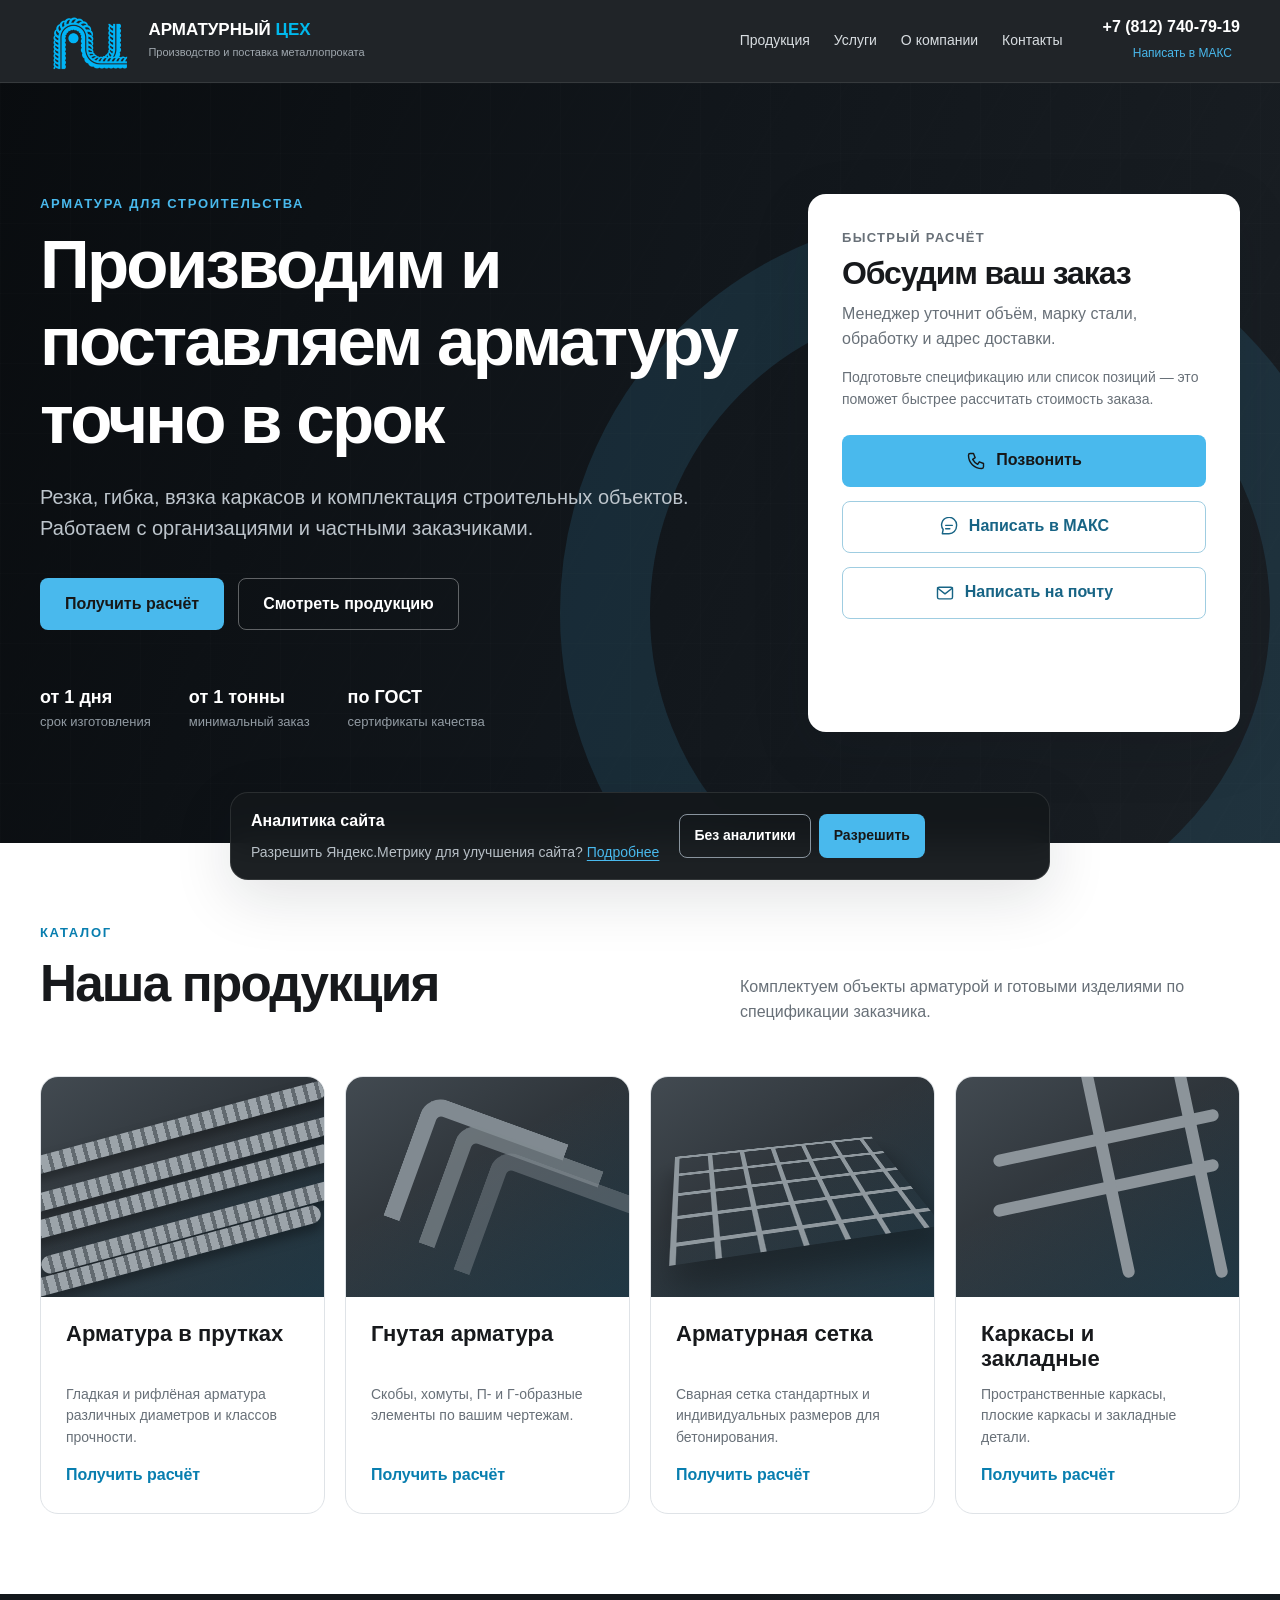
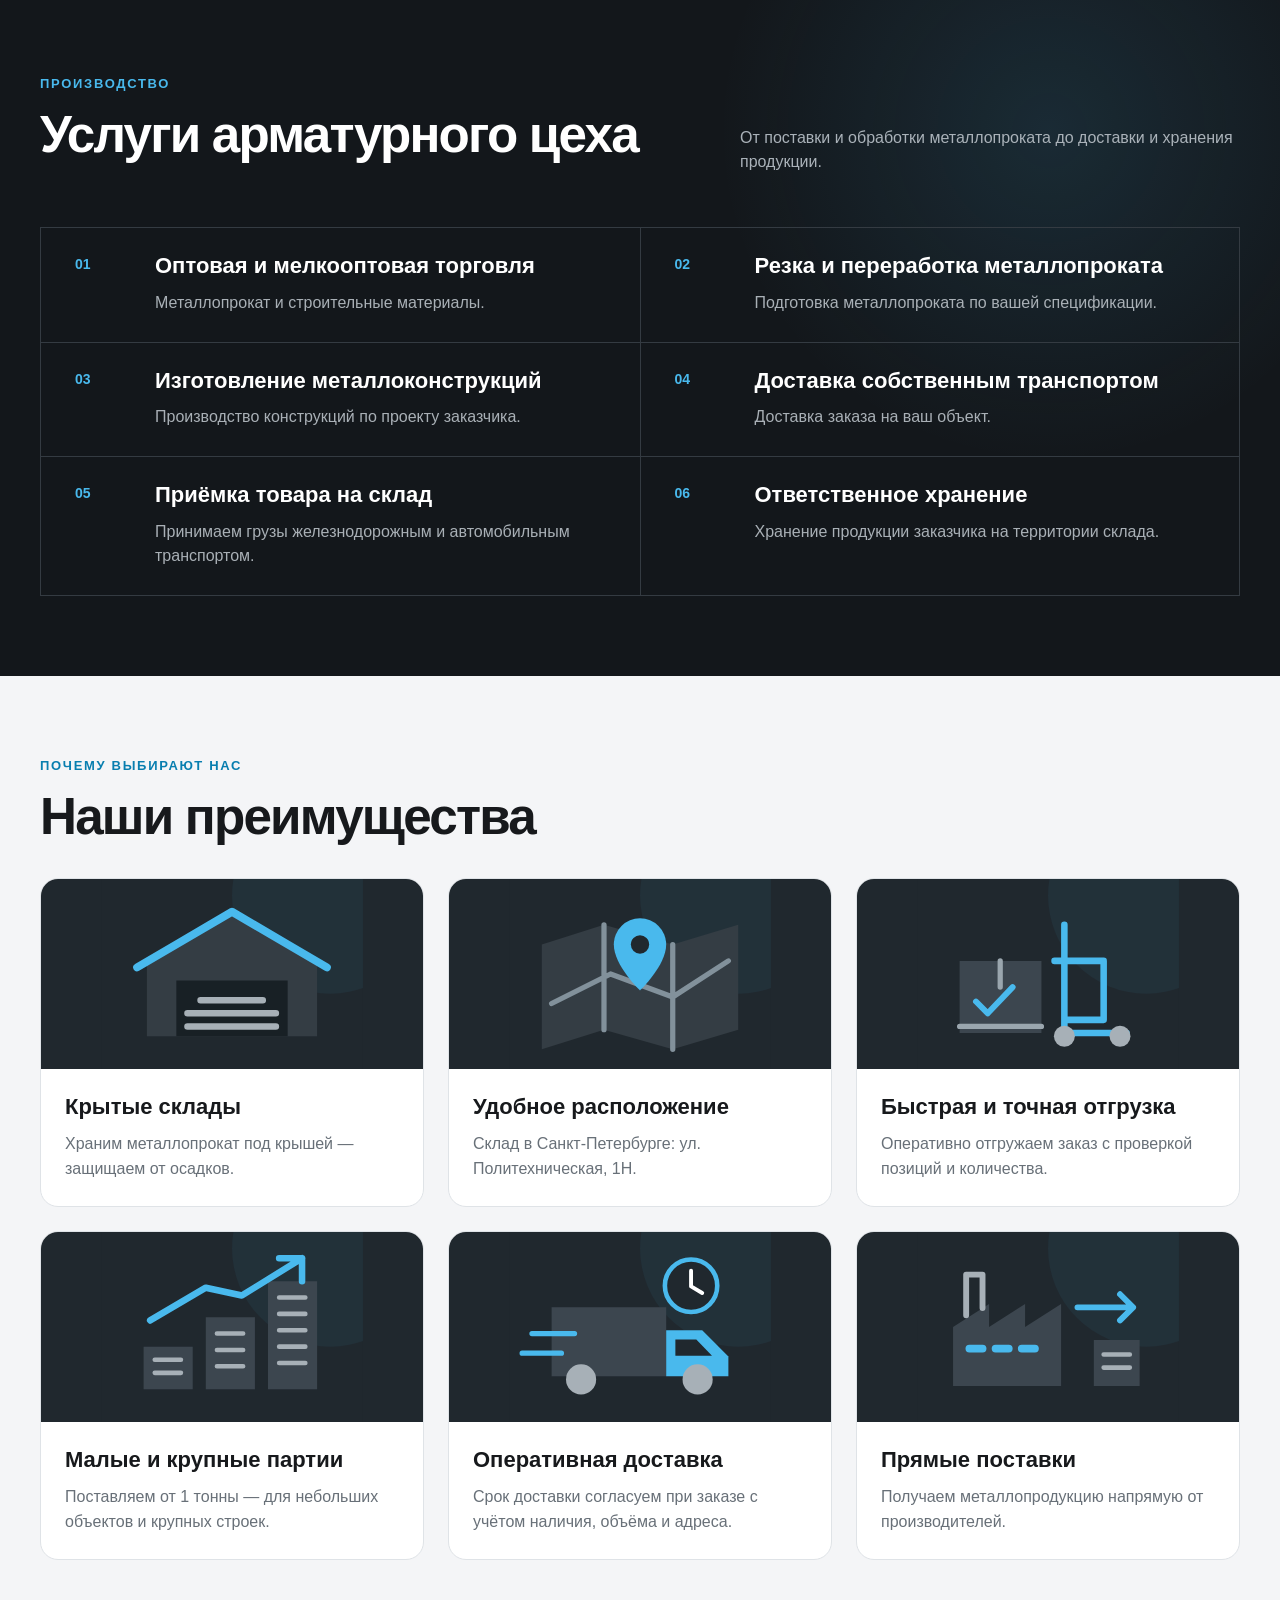
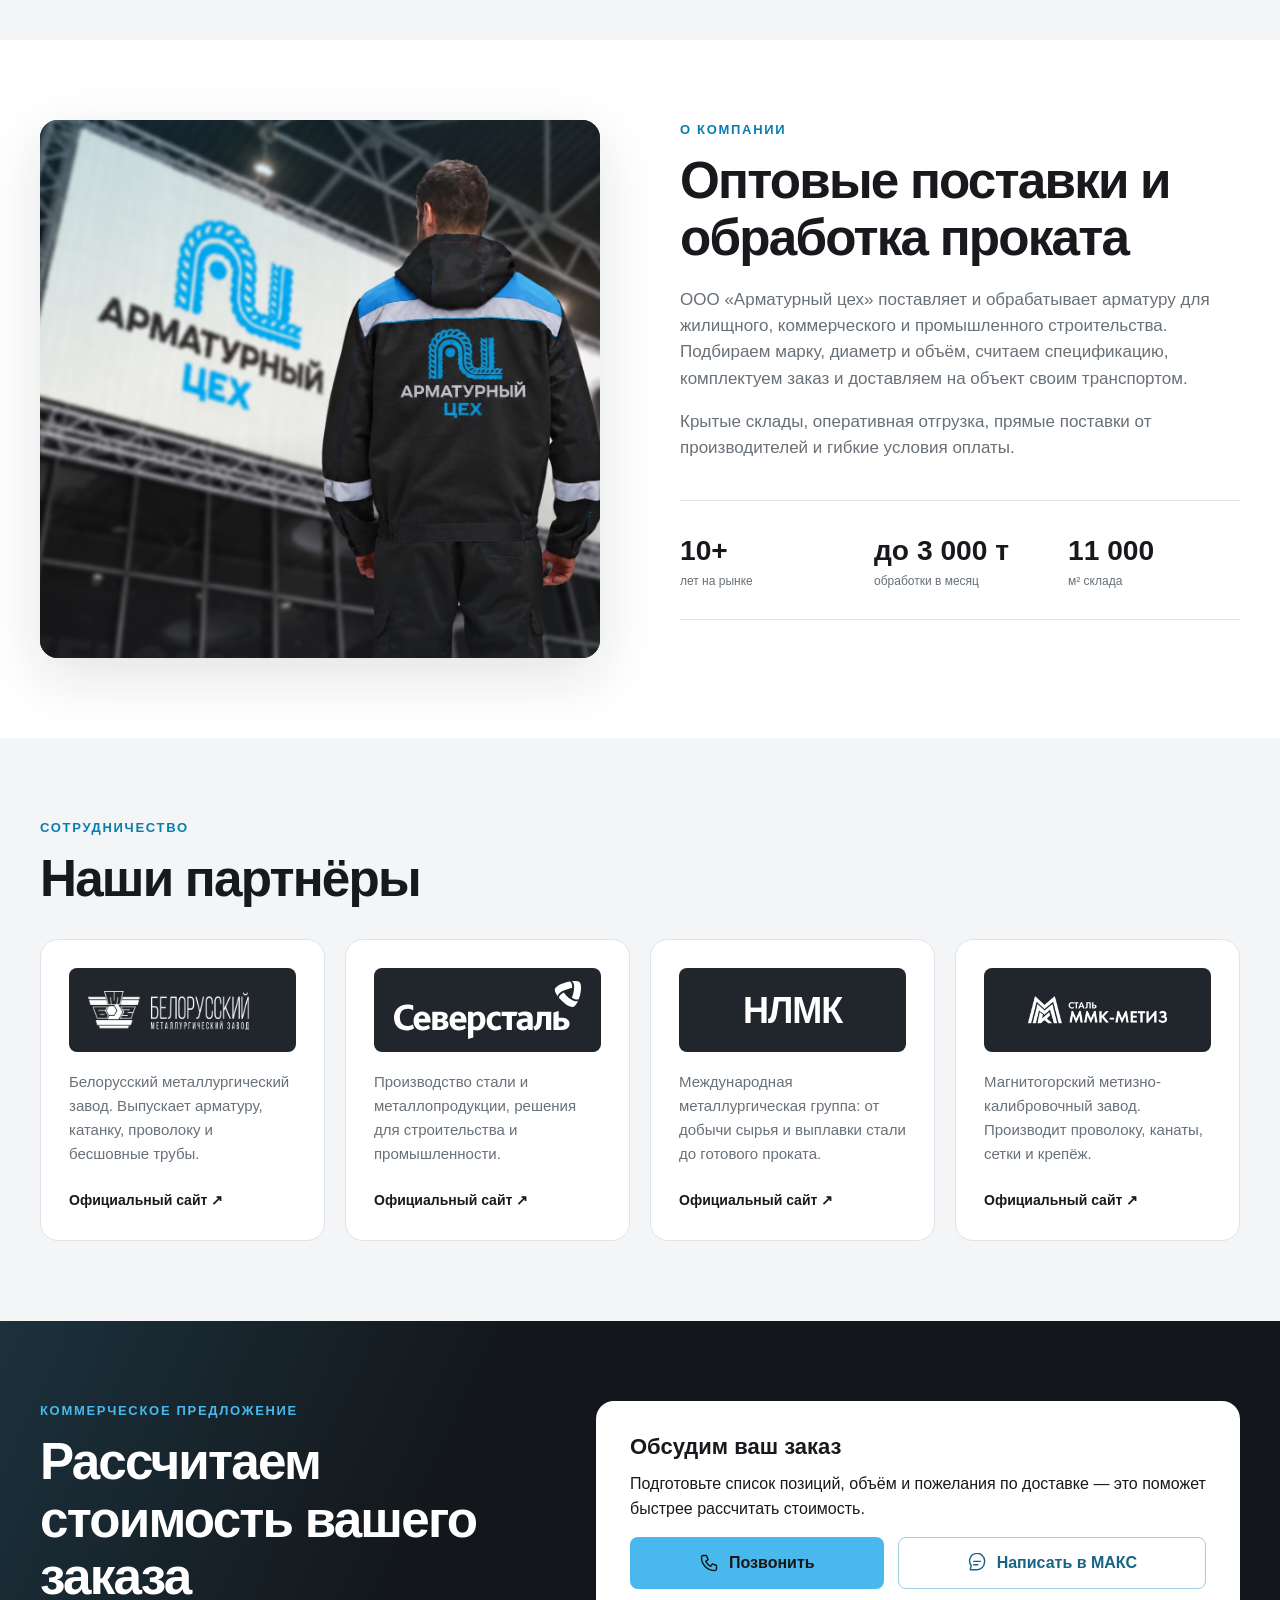
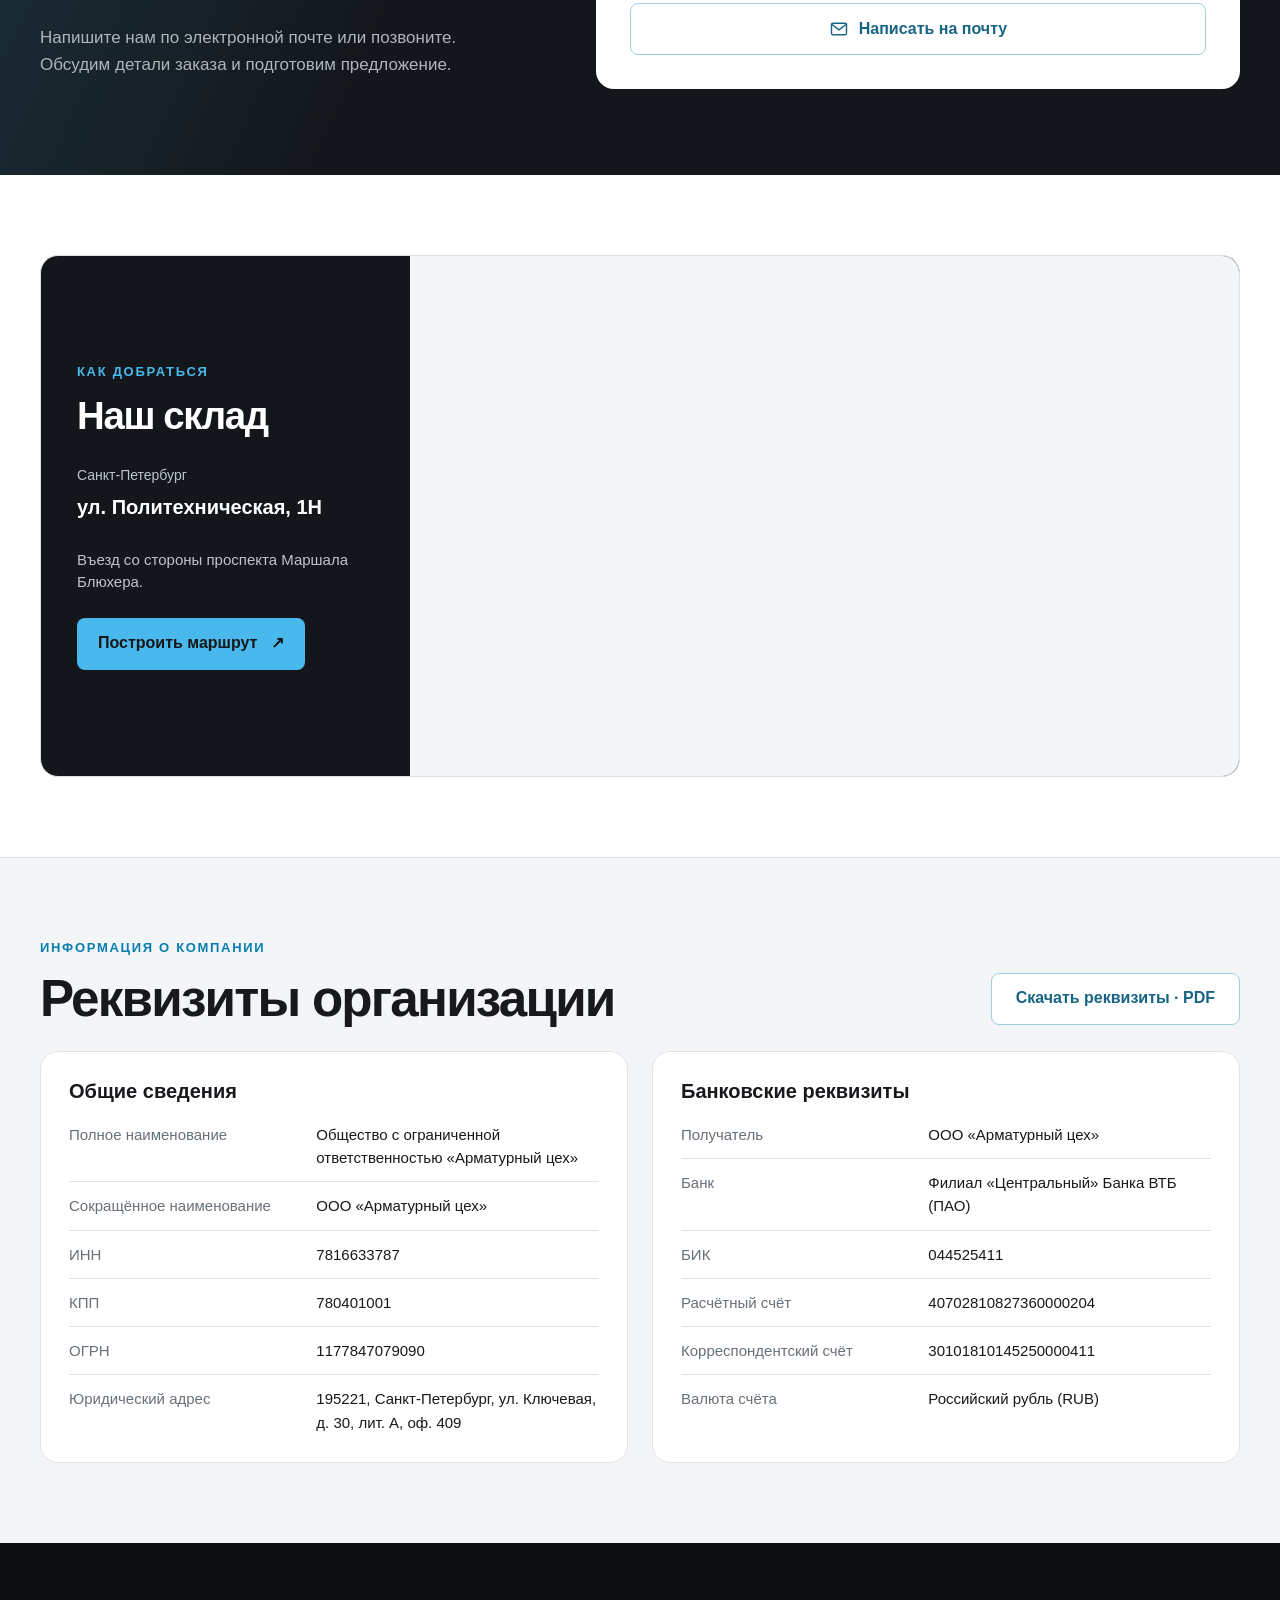
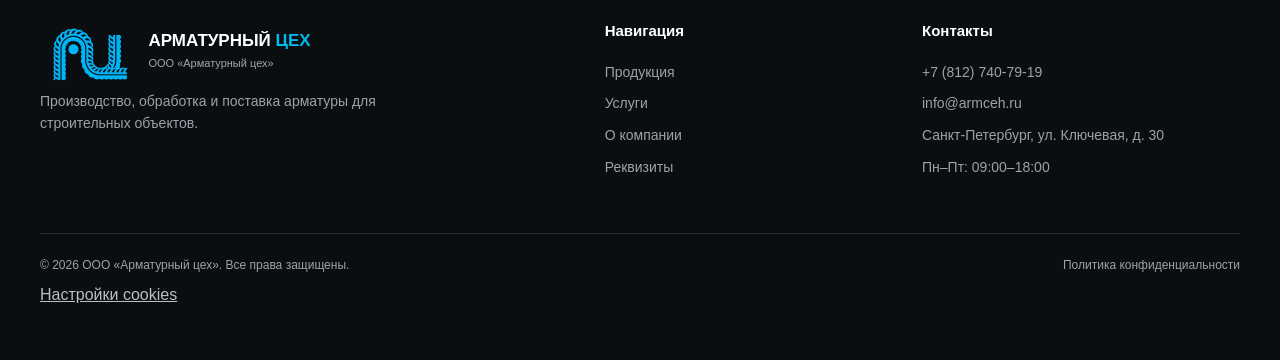
<file: index.html>
<!DOCTYPE html>
<html lang="ru">
<head>
  <meta charset="UTF-8">

  <meta
    name="viewport"
    content="width=device-width, initial-scale=1.0"
  >

  <title>Арматура в Санкт-Петербурге — поставка, резка и гибка | Арматурный цех</title>

  <meta
    name="description"
    content="ООО «Арматурный цех»: арматура, сетка, каркасы. Резка, гибка, доставка по Санкт-Петербургу. Склад: ул. Политехническая, 1Н. Тел. +7 (812) 740-79-19."
  >

  <link rel="canonical" href="https://armceh.ru/">
  <meta name="google-site-verification" content="GQ5oUyG2JIcAVzWE2vbPvhuqdKf38AmIK-UtO_AmxQ8">
  <meta name="theme-color" content="#13171b">

  <meta property="og:type" content="website">
  <meta property="og:locale" content="ru_RU">
  <meta property="og:site_name" content="Арматурный цех">
  <meta property="og:url" content="https://armceh.ru/">
  <meta property="og:title" content="Арматура в Санкт-Петербурге — поставка, резка и гибка">
  <meta property="og:description" content="Поставка и обработка арматуры: резка, гибка, каркасы, доставка. Склад в Санкт-Петербурге, ул. Политехническая, 1Н.">
  <meta property="og:image" content="https://armceh.ru/images/about/company-brand-v3.jpg">
  <meta property="og:image:width" content="1254">
  <meta property="og:image:height" content="1254">
  <meta name="twitter:card" content="summary_large_image">

  <link rel="icon" type="image/svg+xml" href="images/brand-icon.svg?v=1">
  <link rel="icon" type="image/png" sizes="32x32" href="favicon-32.png?v=brand-20261025">
  <link rel="apple-touch-icon" sizes="180x180" href="apple-touch-icon.png?v=brand-20261025">
  <link rel="stylesheet" href="style.css?v=release-20261025">

  <script type="application/ld+json">
  {
    "@context": "https://schema.org",
    "@type": "LocalBusiness",
    "@id": "https://armceh.ru/#business",
    "name": "ООО «Арматурный цех»",
    "alternateName": "Арматурный цех",
    "url": "https://armceh.ru/",
    "logo": "https://armceh.ru/images/armceh-symbol-web.png",
    "image": "https://armceh.ru/images/about/company-brand-v3.jpg",
    "telephone": "+7-812-740-79-19",
    "email": "info@armceh.ru",
    "priceRange": "₽",
    "address": {
      "@type": "PostalAddress",
      "streetAddress": "ул. Ключевая, д. 30, лит. А, оф. 409",
      "addressLocality": "Санкт-Петербург",
      "postalCode": "195221",
      "addressCountry": "RU"
    },
    "department": {
      "@type": "Place",
      "name": "Склад",
      "address": {
        "@type": "PostalAddress",
        "streetAddress": "ул. Политехническая, д. 1Н",
        "addressLocality": "Санкт-Петербург",
        "addressCountry": "RU"
      },
      "geo": {
        "@type": "GeoCoordinates",
        "latitude": 59.989823,
        "longitude": 30.359724
      },
      "hasMap": "https://yandex.ru/maps/?pt=30.359724,59.989823"
    },
    "openingHoursSpecification": {
      "@type": "OpeningHoursSpecification",
      "dayOfWeek": ["Monday", "Tuesday", "Wednesday", "Thursday", "Friday"],
      "opens": "09:00",
      "closes": "18:00"
    },
    "areaServed": {
      "@type": "City",
      "name": "Санкт-Петербург"
    }
  }
  </script>

  <script src="script.js?v=release-20261025" defer></script>
</head>

<body id="top">

  <header class="header">

    <div class="container header__inner">

      <a
        class="logo"
        href="#top"
        aria-label="Арматурный цех — на главную"
      >

        <img
          class="logo__mark"
          src="images/armceh-symbol-web.png?v=1"
          alt=""
          width="384" height="231"
        >

        <span class="logo__text">

          <strong>АРМАТУРНЫЙ <span class="logo__accent">ЦЕХ</span></strong>

          <small>
            Производство и поставка металлопроката
          </small>

        </span>

      </a>


      <button
        class="menu-button"
        type="button"
        aria-label="Открыть меню"
        aria-expanded="false"
        aria-controls="main-menu"
      >

        <span></span>
        <span></span>
        <span></span>

      </button>


      <nav
        class="nav"
        id="main-menu"
        aria-label="Основное меню"
      >

        <a href="#products">
          Продукция
        </a>

        <a href="#services">
          Услуги
        </a>

        <a href="#about">
          О компании
        </a>

        <a href="#contacts">
          Контакты
        </a>

      <a class="nav__phone" href="tel:+78127407919">Позвонить: +7 (812) 740-79-19</a>
      </nav>


      <div class="header__contacts">

        <a
          class="header__phone"
          href="tel:+78127407919"
        >
          +7 (812) 740-79-19
        </a>

        <a class="text-button" href="https://max.ru/u/f9LHodD0cOJjEoNZ1pUEuMqD-iwpJmrhXqTnKLYVDQDaqCZPLzdpz2NbYQE" target="_blank" rel="noopener noreferrer">Написать в МАКС</a>

      </div>

    </div>

  </header>


  <main>

    <section class="hero">

      <div class="hero__grid"></div>


      <div class="container hero__content">

        <div class="hero__copy">

          <p class="eyebrow">
            Арматура для строительства
          </p>

          <h1>
            Производим и поставляем арматуру точно в срок
          </h1>

          <p class="hero__lead">
            Резка, гибка, вязка каркасов и комплектация строительных объектов.
            Работаем с организациями и частными заказчиками.
          </p>


          <div class="hero__actions">

            <a
              class="button button--primary"
              href="#request"
            >
              Получить расчёт
            </a>

            <a
              class="button button--outline"
              href="#products"
            >
              Смотреть продукцию
            </a>

          </div>


          <ul
            class="hero__features"
            aria-label="Преимущества"
          >

            <li>

              <strong>
                от 1 дня
              </strong>

              <span>
                срок изготовления
              </span>

            </li>

            <li>

              <strong>
                от 1 тонны
              </strong>

              <span>
                минимальный заказ
              </span>

            </li>

            <li>

              <strong>
                по ГОСТ
              </strong>

              <span>
                сертификаты качества
              </span>

            </li>

          </ul>

        </div>


        <aside class="hero-card">

          <p class="hero-card__label">
            Быстрый расчёт
          </p>

          <h2>
            Обсудим ваш заказ
          </h2>

          <p>
            Менеджер уточнит объём, марку стали, обработку и адрес доставки.
          </p>

          <p class="hero-card__hint">
            Подготовьте спецификацию или список позиций —
            это поможет быстрее рассчитать стоимость заказа.
          </p>


          <div class="max-contact-block">
            <a class="button button--primary button--wide" href="tel:+78127407919"><svg class="button__icon" viewBox="0 0 24 24" aria-hidden="true" fill="none" stroke="currentColor" stroke-width="1.7" stroke-linecap="round" stroke-linejoin="round"><path d="M5 3h4l2 5-3 2a15 15 0 0 0 6 6l2-3 5 2v4c0 1-1 2-2 2C10 21 3 14 3 5c0-1 1-2 2-2Z"/></svg><span>Позвонить</span></a>
            <a class="button button--secondary button--wide max-contact" href="https://max.ru/u/f9LHodD0cOJjEoNZ1pUEuMqD-iwpJmrhXqTnKLYVDQDaqCZPLzdpz2NbYQE" target="_blank" rel="noopener noreferrer"><svg class="button__icon" viewBox="0 0 24 24" aria-hidden="true" fill="none" stroke="currentColor" stroke-width="1.7" stroke-linecap="round" stroke-linejoin="round"><path d="M21 11a9 9 0 0 1-9 9H4l1-5a9 9 0 1 1 16-4Z"/><path d="M8 10h8m-8 4h5"/></svg><span>Написать в МАКС</span></a>
            <a class="button button--secondary button--wide" href="mailto:info@armceh.ru?subject=%D0%97%D0%B0%D0%BA%D0%B0%D0%B7%20%D1%81%20%D1%81%D0%B0%D0%B9%D1%82%D0%B0"><svg class="button__icon" viewBox="0 0 24 24" aria-hidden="true" fill="none" stroke="currentColor" stroke-width="1.7" stroke-linecap="round" stroke-linejoin="round"><rect x="3" y="5" width="18" height="14" rx="2"/><path d="m3 6 9 7 9-7"/></svg><span>Написать на почту</span></a>
          </div>

        </aside>

      </div>

    </section>


    <section
      class="section"
      id="products"
    >

      <div class="container">

        <div class="section-heading">

          <div>

            <p class="eyebrow">
              Каталог
            </p>

            <h2>
              Наша продукция
            </h2>

          </div>


          <p>
            Комплектуем объекты арматурой и готовыми изделиями
            по спецификации заказчика.
          </p>

        </div>


        <div class="product-grid">

          <article class="product-card">

            <div class="product-card__visual product-card__visual--bars">

              <span></span>
              <span></span>
              <span></span>
              <span></span>
              <span></span>

            </div>


            <div class="product-card__content">

              <h3>
                Арматура в прутках
              </h3>

              <p>
                Гладкая и рифлёная арматура различных диаметров
                и классов прочности.
              </p>

              <a class="card-link" href="#request">
                Получить расчёт
              </a>

            </div>

          </article>


          <article class="product-card">

            <div class="product-card__visual product-card__visual--bent">

              <span></span>
              <span></span>
              <span></span>

            </div>


            <div class="product-card__content">

              <h3>
                Гнутая арматура
              </h3>

              <p>
                Скобы, хомуты, П- и Г-образные элементы
                по вашим чертежам.
              </p>

              <a class="card-link" href="#request">
                Получить расчёт
              </a>

            </div>

          </article>


          <article class="product-card">

            <div class="product-card__visual product-card__visual--mesh">

              <span></span>

            </div>


            <div class="product-card__content">

              <h3>
                Арматурная сетка
              </h3>

              <p>
                Сварная сетка стандартных и индивидуальных размеров
                для бетонирования.
              </p>

              <a class="card-link" href="#request">
                Получить расчёт
              </a>

            </div>

          </article>


          <article class="product-card">

            <div class="product-card__visual product-card__visual--frame">

              <span></span>
              <span></span>
              <span></span>
              <span></span>

            </div>


            <div class="product-card__content">

              <h3>
                Каркасы и закладные
              </h3>

              <p>
                Пространственные каркасы, плоские каркасы
                и закладные детали.
              </p>

              <a class="card-link" href="#request">
                Получить расчёт
              </a>

            </div>

          </article>

        </div>

      </div>

    </section>


    <section
      class="section section--dark"
      id="services"
    >

      <div class="container">

        <div class="section-heading section-heading--light">

          <div>

            <p class="eyebrow">
              Производство
            </p>

            <h2>
              Услуги арматурного цеха
            </h2>

          </div>


          <p>
            От поставки и обработки металлопроката
            до доставки и хранения продукции.
          </p>

        </div>


        <div class="service-list">
          <article class="service">
            <span class="service__number">01</span>
            <div>
              <h3>Оптовая и мелкооптовая торговля</h3>
              <p>Металлопрокат и строительные материалы.</p>
            </div>
          </article>
          <article class="service">
            <span class="service__number">02</span>
            <div>
              <h3>Резка и переработка металлопроката</h3>
              <p>Подготовка металлопроката по вашей спецификации.</p>
            </div>
          </article>
          <article class="service">
            <span class="service__number">03</span>
            <div>
              <h3>Изготовление металлоконструкций</h3>
              <p>Производство конструкций по проекту заказчика.</p>
            </div>
          </article>
          <article class="service">
            <span class="service__number">04</span>
            <div>
              <h3>Доставка собственным транспортом</h3>
              <p>Доставка заказа на ваш объект.</p>
            </div>
          </article>
          <article class="service">
            <span class="service__number">05</span>
            <div>
              <h3>Приёмка товара на склад</h3>
              <p>Принимаем грузы железнодорожным и автомобильным транспортом.</p>
            </div>
          </article>
          <article class="service">
            <span class="service__number">06</span>
            <div>
              <h3>Ответственное хранение</h3>
              <p>Хранение продукции заказчика на территории склада.</p>
            </div>
          </article>
        </div>

      </div>

    </section>


    <section class="section section--muted advantages" id="advantages" aria-labelledby="advantages-title">
      <div class="container">
        <p class="eyebrow">Почему выбирают нас</p>
        <h2 id="advantages-title">Наши преимущества</h2>
        <div class="advantages__grid">
          <article class="advantage">
            <img src="images/advantages/covered.svg?v=blue-2" alt="" width="400" height="290" loading="lazy">
            <div class="advantage__body"><h3>Крытые склады</h3><p>Храним металлопрокат под крышей — защищаем от осадков.</p></div>
          </article>
          <article class="advantage">
            <img src="images/advantages/location.svg?v=blue-2" alt="" width="400" height="290" loading="lazy">
            <div class="advantage__body"><h3>Удобное расположение</h3><p>Склад в Санкт-Петербурге: ул. Политехническая, 1Н.</p></div>
          </article>
          <article class="advantage">
            <img src="images/advantages/shipment.svg?v=blue-2" alt="" width="400" height="290" loading="lazy">
            <div class="advantage__body"><h3>Быстрая и точная отгрузка</h3><p>Оперативно отгружаем заказ с проверкой позиций и количества.</p></div>
          </article>
          <article class="advantage">
            <img src="images/advantages/volume.svg?v=blue-2" alt="" width="400" height="290" loading="lazy">
            <div class="advantage__body"><h3>Малые и крупные партии</h3><p>Поставляем от 1 тонны — для небольших объектов и крупных строек.</p></div>
          </article>
          <article class="advantage">
            <img src="images/advantages/delivery.svg?v=blue-2" alt="" width="400" height="290" loading="lazy">
            <div class="advantage__body"><h3>Оперативная доставка</h3><p>Срок доставки согласуем при заказе с учётом наличия, объёма и адреса.</p></div>
          </article>
          <article class="advantage">
            <img src="images/advantages/direct.svg?v=blue-2" alt="" width="400" height="290" loading="lazy">
            <div class="advantage__body"><h3>Прямые поставки</h3><p>Получаем металлопродукцию напрямую от производителей.</p></div>
          </article>
        </div>
      </div>
    </section>

    <section
      class="section"
      id="about"
    >

      <div class="container about">

        <div class="about__visual">
          <img
            src="images/about/company-brand-v3.jpg"
            loading="lazy"
            decoding="async"
            alt="Сотрудник Арматурного цеха на фоне вывески компании"
            width="1254"
            height="1254"
          >
        </div>


        <div class="about__content">

          <p class="eyebrow">
            О компании
          </p>

          <h2>
            Оптовые поставки и обработка проката
          </h2>

          <p>
            ООО «Арматурный цех» поставляет и обрабатывает арматуру
            для жилищного, коммерческого и промышленного строительства.
            Подбираем марку, диаметр и объём, считаем спецификацию,
            комплектуем заказ и доставляем на объект своим транспортом.
          </p>

          <p>
            Крытые склады, оперативная отгрузка, прямые поставки
            от производителей и гибкие условия оплаты.
          </p>


          <div class="stats">

            <div>

              <strong>
                10+
              </strong>

              <span>
                лет на рынке
              </span>

            </div>

            <div>

              <strong>
                до 3 000 т
              </strong>

              <span>
                обработки в месяц
              </span>

            </div>

            <div>

              <strong>
                11 000
              </strong>

              <span>
                м² склада
              </span>

            </div>

          </div>





        </div>

      </div>

    </section>


    <section class="section section--muted partners" id="partners" aria-labelledby="partners-title">
      <div class="container">
        <p class="eyebrow">Сотрудничество</p>
        <h2 id="partners-title">Наши партнёры</h2>
        <div class="partners__grid">
          <article class="partner">
            <div class="partner__logo partner__logo--dark"><img src="images/partners/bmz.png" alt="БМЗ" loading="lazy"></div>
            <p>Белорусский металлургический завод. Выпускает арматуру, катанку, проволоку и бесшовные трубы.</p>
            <a href="https://belsteel.com/" target="_blank" rel="noopener noreferrer" aria-label="Официальный сайт — БМЗ">Официальный сайт <span aria-hidden="true">↗</span></a>
          </article>
          <article class="partner">
            <div class="partner__logo partner__logo--dark"><img class="partner__logo--invert" src="images/partners/severstal.svg" alt="Северсталь" loading="lazy"></div>
            <p>Производство стали и металлопродукции, решения для строительства и промышленности.</p>
            <a href="https://severstal.com/rus/" target="_blank" rel="noopener noreferrer" aria-label="Официальный сайт — Северсталь">Официальный сайт <span aria-hidden="true">↗</span></a>
          </article>
          <article class="partner">
            <div class="partner__logo partner__logo--dark"><span class="partner__wordmark">НЛМК</span></div>
            <p>Международная металлургическая группа: от добычи сырья и выплавки стали до готового проката.</p>
            <a href="https://nlmk.com/ru/about/" target="_blank" rel="noopener noreferrer" aria-label="Официальный сайт — НЛМК">Официальный сайт <span aria-hidden="true">↗</span></a>
          </article>
          <article class="partner">
            <div class="partner__logo partner__logo--dark"><img src="images/partners/mmk.webp" alt="ММК-метиз" loading="lazy"></div>
            <p>Магнитогорский метизно-калибровочный завод. Производит проволоку, канаты, сетки и крепёж.</p>
            <a href="https://mmk-metiz.ru/company/" target="_blank" rel="noopener noreferrer" aria-label="Официальный сайт — ММК-метиз">Официальный сайт <span aria-hidden="true">↗</span></a>
          </article>
        </div>
      </div>
    </section>

<section
      class="section request"
      id="request"
    >

      <div class="container request__inner">

        <div class="request__copy">

          <p class="eyebrow">
            Коммерческое предложение
          </p>

          <h2>
            Рассчитаем стоимость вашего заказа
          </h2>

          <p>
            Напишите нам по электронной почте или позвоните.
            Обсудим детали заказа и подготовим предложение.
          </p>


        </div>


        <div class="contact-card">
          <h3>Обсудим ваш заказ</h3>
          <p>Подготовьте список позиций, объём и пожелания по доставке — это поможет быстрее рассчитать стоимость.</p>
          <div class="max-contact-block">
            <a class="button button--primary button--wide" href="tel:+78127407919"><svg class="button__icon" viewBox="0 0 24 24" aria-hidden="true" fill="none" stroke="currentColor" stroke-width="1.7" stroke-linecap="round" stroke-linejoin="round"><path d="M5 3h4l2 5-3 2a15 15 0 0 0 6 6l2-3 5 2v4c0 1-1 2-2 2C10 21 3 14 3 5c0-1 1-2 2-2Z"/></svg><span>Позвонить</span></a>
            <a class="button button--secondary button--wide max-contact" href="https://max.ru/u/f9LHodD0cOJjEoNZ1pUEuMqD-iwpJmrhXqTnKLYVDQDaqCZPLzdpz2NbYQE" target="_blank" rel="noopener noreferrer"><svg class="button__icon" viewBox="0 0 24 24" aria-hidden="true" fill="none" stroke="currentColor" stroke-width="1.7" stroke-linecap="round" stroke-linejoin="round"><path d="M21 11a9 9 0 0 1-9 9H4l1-5a9 9 0 1 1 16-4Z"/><path d="M8 10h8m-8 4h5"/></svg><span>Написать в МАКС</span></a>
            <a class="button button--secondary button--wide" href="mailto:info@armceh.ru?subject=%D0%97%D0%B0%D0%BA%D0%B0%D0%B7%20%D1%81%20%D1%81%D0%B0%D0%B9%D1%82%D0%B0"><svg class="button__icon" viewBox="0 0 24 24" aria-hidden="true" fill="none" stroke="currentColor" stroke-width="1.7" stroke-linecap="round" stroke-linejoin="round"><rect x="3" y="5" width="18" height="14" rx="2"/><path d="m3 6 9 7 9-7"/></svg><span>Написать на почту</span></a>
          </div>
        </div>

      </div>

    </section>

    <section class="section warehouse" id="warehouse" aria-labelledby="warehouse-title">
      <div class="container">
        <div class="warehouse__panel">
          <div class="warehouse__info">
            <p class="eyebrow">Как добраться</p>
            <h2 id="warehouse-title">Наш склад</h2>
            <p class="warehouse__city">Санкт-Петербург</p>
            <p class="warehouse__address">ул. Политехническая, 1Н</p>
            <p class="warehouse__approach">Въезд со стороны проспекта Маршала Блюхера.</p>
            <a class="button button--primary" href="https://yandex.ru/maps/?rtext=~59.989823%2C30.359724&amp;rtt=auto" target="_blank" rel="noopener noreferrer">Построить маршрут <span aria-hidden="true">↗</span></a>
          </div>
          <div class="warehouse__map" id="warehouse-map" role="region" aria-label="Схема проезда к складу со стороны проспекта Маршала Блюхера">
            <script type="text/javascript" charset="utf-8" async src="https://api-maps.yandex.ru/services/constructor/1.0/js/?um=constructor%3A28cea4b75128a34883d9bbeed7c67d611ad1aa9545ef1cfd9d9781cf77dbf72e&amp;width=100%25&amp;height=100%25&amp;lang=ru_RU&amp;scroll=true"></script>
          </div>
        </div>
      </div>
    </section>

    <section class="section requisites" id="requisites" aria-labelledby="requisites-title">
      <div class="container">
        <div class="requisites__heading">
          <p class="eyebrow">Информация о компании</p>
          <h2 id="requisites-title">Реквизиты организации</h2>
          <a class="button button--secondary requisites__download" href="downloads/armceh-requisites.pdf" download>Скачать реквизиты · PDF</a>
        </div>
        <div class="requisites__grid">
          <article class="requisites__card">
            <h3>Общие сведения</h3>
            <dl class="requisites__list">
              <div><dt>Полное наименование</dt><dd>Общество с ограниченной ответственностью «Арматурный цех»</dd></div>
              <div><dt>Сокращённое наименование</dt><dd>ООО «Арматурный цех»</dd></div>
              <div><dt>ИНН</dt><dd>7816633787</dd></div>
              <div><dt>КПП</dt><dd>780401001</dd></div>
              <div><dt>ОГРН</dt><dd>1177847079090</dd></div>
              <div><dt>Юридический адрес</dt><dd>195221, Санкт-Петербург, ул. Ключевая, д. 30, лит. А, оф. 409</dd></div>
            </dl>
          </article>
          <article class="requisites__card">
            <h3>Банковские реквизиты</h3>
            <dl class="requisites__list">
              <div><dt>Получатель</dt><dd>ООО «Арматурный цех»</dd></div>
              <div><dt>Банк</dt><dd>Филиал «Центральный» Банка ВТБ (ПАО)</dd></div>
              <div><dt>БИК</dt><dd>044525411</dd></div>
              <div><dt>Расчётный счёт</dt><dd>40702810827360000204</dd></div>
              <div><dt>Корреспондентский счёт</dt><dd>30101810145250000411</dd></div>
              <div><dt>Валюта счёта</dt><dd>Российский рубль (RUB)</dd></div>
            </dl>
          </article>
        </div>
      </div>
    </section>

  </main>


  <footer
    class="footer"
    id="contacts"
  >

    <div class="container footer__grid">

      <div>

        <a
          class="logo logo--footer"
          href="#top"
        >

          <img
            class="logo__mark"
            src="images/armceh-symbol-web.png?v=1"
            alt=""
            width="384" height="231"
          >

          <span class="logo__text">

            <strong>АРМАТУРНЫЙ <span class="logo__accent">ЦЕХ</span></strong>

            <small>
              ООО «Арматурный цех»
            </small>

          </span>

        </a>


        <p class="footer__note">
          Производство, обработка и поставка арматуры
          для строительных объектов.
        </p>

      </div>


      <div>

        <h3>
          Навигация
        </h3>

        <a href="#products">
          Продукция
        </a>

        <a href="#services">
          Услуги
        </a>

        <a href="#about">
          О компании
        </a>

        <a href="#requisites">
          Реквизиты
        </a>

      </div>


      <div>

        <h3>
          Контакты
        </h3>

        <a href="tel:+78127407919">
          +7 (812) 740-79-19
        </a>

        <a href="mailto:info@armceh.ru?subject=%D0%97%D0%B0%D0%BA%D0%B0%D0%B7%20%D1%81%20%D1%81%D0%B0%D0%B9%D1%82%D0%B0">
          info@armceh.ru
        </a>

        <p>
          Санкт-Петербург, ул. Ключевая, д. 30
        </p>

        <p>
          Пн–Пт: 09:00–18:00
        </p>

      </div>

    </div>


    <div class="container footer__bottom">

      <span>
        © <span id="current-year"></span>
        ООО «Арматурный цех». Все права защищены.
      </span>

      <a href="privacy.html">
        Политика конфиденциальности
      </a>

    </div>

  <div class="container"><button type="button" class="cookie-settings">Настройки cookies</button></div>
  </footer>

  <div
    class="cookie-banner"
    id="cookie-banner"
    hidden
    role="dialog"
    aria-modal="false"
    aria-labelledby="cookie-banner-title"
    aria-describedby="cookie-banner-text"
  >
    <div class="cookie-banner__card">
      <div class="cookie-banner__copy">
        <p class="cookie-banner__title" id="cookie-banner-title">Аналитика сайта</p>
        <p id="cookie-banner-text">Разрешить Яндекс.Метрику для улучшения сайта? <a href="privacy.html">Подробнее</a></p>
      </div>
      <div class="cookie-banner__actions">
        <button class="button button--secondary" type="button" id="cookie-reject">Без аналитики</button>
        <button class="button button--primary" type="button" id="cookie-accept">Разрешить</button>
      </div>
    </div>
  </div>

</body>
</html>
</file>
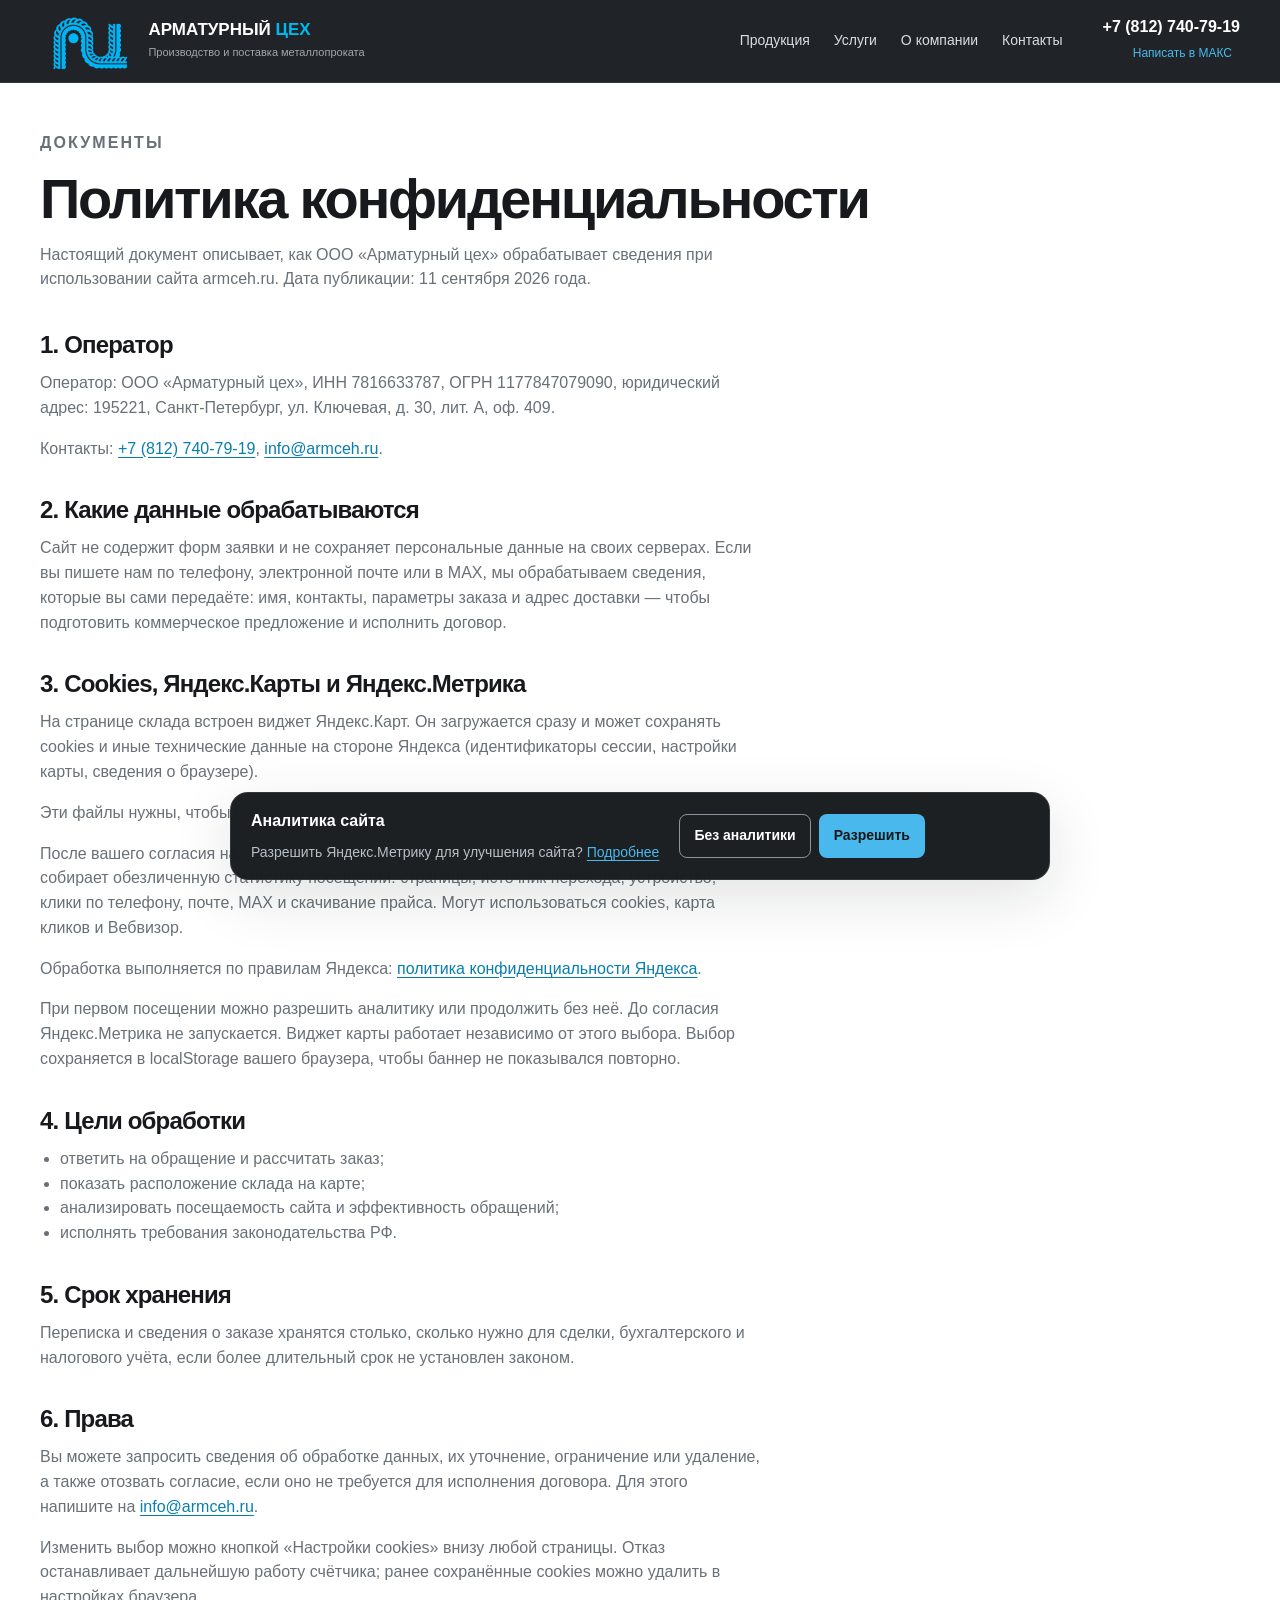
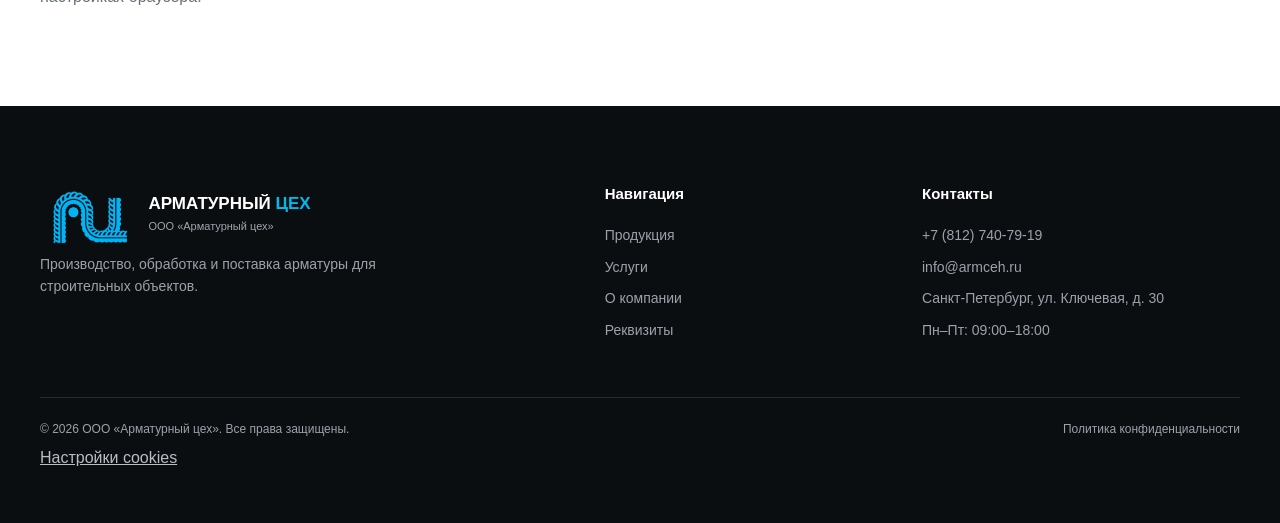
<file: privacy.html>
<!DOCTYPE html>
<html lang="ru">
<head>
  <meta charset="UTF-8">
  <meta name="viewport" content="width=device-width, initial-scale=1.0">
  <title>Политика конфиденциальности — Арматурный цех</title>
  <meta
    name="description"
    content="Политика конфиденциальности ООО «Арматурный цех»: обработка данных, cookies, Яндекс.Карты и Яндекс.Метрика."
  >
  <link rel="canonical" href="https://armceh.ru/privacy.html">
  <meta name="theme-color" content="#13171b">
  <meta property="og:type" content="article">
  <meta property="og:locale" content="ru_RU">
  <meta property="og:site_name" content="Арматурный цех">
  <meta property="og:url" content="https://armceh.ru/privacy.html">
  <meta property="og:title" content="Политика конфиденциальности — Арматурный цех">
  <meta property="og:description" content="Политика конфиденциальности ООО «Арматурный цех»: обработка данных, cookies, Яндекс.Карты и Яндекс.Метрика.">
  <meta property="og:image" content="https://armceh.ru/images/about/company-brand-v3.jpg">
  <meta name="twitter:card" content="summary_large_image">
  <link rel="icon" type="image/svg+xml" href="images/brand-icon.svg?v=1">
  <link rel="icon" type="image/png" sizes="32x32" href="favicon-32.png?v=brand-20261025">
  <link rel="apple-touch-icon" sizes="180x180" href="apple-touch-icon.png?v=brand-20261025">
  <link rel="stylesheet" href="style.css?v=release-20261025">
  <script src="script.js?v=release-20261025" defer></script>
</head>
<body id="top">
  <header class="header">
    <div class="container header__inner">
      <a class="logo" href="index.html" aria-label="Арматурный цех — на главную">
        <img class="logo__mark" src="images/armceh-symbol-web.png?v=1" alt="" width="384" height="231">
        <span class="logo__text">
          <strong>АРМАТУРНЫЙ <span class="logo__accent">ЦЕХ</span></strong>
          <small>Производство и поставка металлопроката</small>
        </span>
      </a>

      <button
        class="menu-button"
        type="button"
        aria-label="Открыть меню"
        aria-expanded="false"
        aria-controls="main-menu"
      >
        <span></span>
        <span></span>
        <span></span>
      </button>

      <nav class="nav" id="main-menu" aria-label="Основное меню">
        <a href="index.html#products">Продукция</a>
        <a href="index.html#services">Услуги</a>
        <a href="index.html#about">О компании</a>
        <a href="index.html#contacts">Контакты</a>
      <a class="nav__phone" href="tel:+78127407919">Позвонить: +7 (812) 740-79-19</a>
      </nav>

      <div class="header__contacts">
        <a class="header__phone" href="tel:+78127407919">+7 (812) 740-79-19</a>
        <a class="text-button" href="https://max.ru/u/f9LHodD0cOJjEoNZ1pUEuMqD-iwpJmrhXqTnKLYVDQDaqCZPLzdpz2NbYQE" target="_blank" rel="noopener noreferrer">Написать в МАКС</a>
      </div>
    </div>
  </header>

  <main>
    <section class="section legal">
      <div class="container">
        <p class="eyebrow">Документы</p>
        <h1>Политика конфиденциальности</h1>
        <p class="legal__lead">
          Настоящий документ описывает, как ООО «Арматурный цех» обрабатывает
          сведения при использовании сайта armceh.ru. Дата публикации: 11 сентября 2026 года.
        </p>

        <h2>1. Оператор</h2>
        <p>
          Оператор: ООО «Арматурный цех», ИНН 7816633787, ОГРН 1177847079090,
          юридический адрес: 195221, Санкт-Петербург, ул. Ключевая, д. 30, лит. А, оф. 409.
        </p>
        <p>
          Контакты: <a href="tel:+78127407919">+7 (812) 740-79-19</a>,
          <a href="mailto:info@armceh.ru">info@armceh.ru</a>.
        </p>

        <h2>2. Какие данные обрабатываются</h2>
        <p>
          Сайт не содержит форм заявки и не сохраняет персональные данные на своих серверах.
          Если вы пишете нам по телефону, электронной почте или в MAX, мы обрабатываем
          сведения, которые вы сами передаёте: имя, контакты, параметры заказа и адрес доставки —
          чтобы подготовить коммерческое предложение и исполнить договор.
        </p>

        <h2>3. Cookies, Яндекс.Карты и Яндекс.Метрика</h2>
        <p>
          На странице склада встроен виджет Яндекс.Карт. Он загружается сразу и может
          сохранять cookies и иные технические данные на стороне Яндекса
          (идентификаторы сессии, настройки карты, сведения о браузере).
        </p>
        <p>
          Эти файлы нужны, чтобы показать карту и маршрут до склада.
        </p>
        <p>
          После вашего согласия на сайте подключается Яндекс.Метрика (счётчик 112493161). Она собирает обезличенную
          статистику посещений: страницы, источник перехода, устройство, клики по телефону,
          почте, MAX и скачивание прайса. Могут использоваться cookies, карта кликов и Вебвизор.
        </p>
        <p>
          Обработка выполняется по правилам Яндекса:
          <a href="https://yandex.ru/legal/confidential/" target="_blank" rel="noopener noreferrer">политика конфиденциальности Яндекса</a>.
        </p>
        <p>
          При первом посещении можно разрешить аналитику или продолжить без неё. До согласия Яндекс.Метрика не запускается. Виджет карты работает независимо от этого выбора.
          Выбор сохраняется в localStorage вашего браузера, чтобы баннер не показывался повторно.
        </p>

        <h2>4. Цели обработки</h2>
        <ul>
          <li>ответить на обращение и рассчитать заказ;</li>
          <li>показать расположение склада на карте;</li>
          <li>анализировать посещаемость сайта и эффективность обращений;</li>
          <li>исполнять требования законодательства РФ.</li>
        </ul>

        <h2>5. Срок хранения</h2>
        <p>
          Переписка и сведения о заказе хранятся столько, сколько нужно для сделки,
          бухгалтерского и налогового учёта, если более длительный срок не установлен законом.
        </p>

        <h2>6. Права</h2>
        <p>
          Вы можете запросить сведения об обработке данных, их уточнение, ограничение
          или удаление, а также отозвать согласие, если оно не требуется для исполнения договора.
          Для этого напишите на <a href="mailto:info@armceh.ru">info@armceh.ru</a>.
        </p>
        <p>
          Изменить выбор можно кнопкой «Настройки cookies» внизу любой страницы. Отказ останавливает дальнейшую работу счётчика; ранее сохранённые cookies можно удалить в настройках браузера.
        </p>
      </div>
    </section>
  </main>

  <footer class="footer" id="contacts">
    <div class="container footer__grid">
      <div>
        <a class="logo logo--footer" href="index.html">
          <img class="logo__mark" src="images/armceh-symbol-web.png?v=1" alt="" width="384" height="231">
          <span class="logo__text">
            <strong>АРМАТУРНЫЙ <span class="logo__accent">ЦЕХ</span></strong>
            <small>ООО «Арматурный цех»</small>
          </span>
        </a>
        <p class="footer__note">
          Производство, обработка и поставка арматуры для строительных объектов.
        </p>
      </div>
      <div>
        <h3>Навигация</h3>
        <a href="index.html#products">Продукция</a>
        <a href="index.html#services">Услуги</a>
        <a href="index.html#about">О компании</a>
        <a href="index.html#requisites">Реквизиты</a>
      </div>
      <div>
        <h3>Контакты</h3>
        <a href="tel:+78127407919">+7 (812) 740-79-19</a>
        <a href="mailto:info@armceh.ru">info@armceh.ru</a>
        <p>Санкт-Петербург, ул. Ключевая, д. 30</p>
        <p>Пн–Пт: 09:00–18:00</p>
      </div>
    </div>
    <div class="container footer__bottom">
      <span>© <span id="current-year"></span> ООО «Арматурный цех». Все права защищены.</span>
      <a href="privacy.html">Политика конфиденциальности</a>
    </div>
  <div class="container"><button type="button" class="cookie-settings">Настройки cookies</button></div>
  </footer>

  <div
    class="cookie-banner"
    id="cookie-banner"
    hidden
    role="dialog"
    aria-modal="false"
    aria-labelledby="cookie-banner-title"
    aria-describedby="cookie-banner-text"
  >
    <div class="cookie-banner__card">
      <div class="cookie-banner__copy">
        <p class="cookie-banner__title" id="cookie-banner-title">Аналитика сайта</p>
        <p id="cookie-banner-text">Разрешить Яндекс.Метрику для улучшения сайта? <a href="privacy.html">Подробнее</a></p>
      </div>
      <div class="cookie-banner__actions">
        <button class="button button--secondary" type="button" id="cookie-reject">Без аналитики</button>
        <button class="button button--primary" type="button" id="cookie-accept">Разрешить</button>
      </div>
    </div>
  </div>
</body>
</html>
</file>
<file: style.css>
:root {
  --bg: #f4f5f7;
  --surface: #ffffff;
  --surface-dark: #13171b;
  --surface-dark-2: #1b2025;
  --text: #17191c;
  --muted: #687078;
  --line: #dfe3e7;
  --accent: #49b9ed;
  --accent-dark: #087eaf;
  --white: #ffffff;
  --max-width: 1200px;
  --radius: 18px;
  --shadow: 0 18px 60px rgba(16, 23, 30, 0.12);
}

* {
  box-sizing: border-box;
}

html {
  scroll-behavior: smooth;
}

body {
  margin: 0;
  min-width: 320px;
  color: var(--text);
  background: var(--surface);
  font-family: Arial, Helvetica, sans-serif;
  line-height: 1.55;
}

body.menu-open {
  overflow: hidden;
}

button,
input,
select,
textarea {
  font: inherit;
}

button,
a {
  -webkit-tap-highlight-color: transparent;
}

a {
  color: inherit;
  text-decoration: none;
}

img {
  display: block;
  max-width: 100%;
}

.container {
  width: min(calc(100% - 40px), var(--max-width));
  margin-inline: auto;
}

.section {
  padding: 80px 0;
  scroll-margin-top: 90px;
}

.section--muted {
  background: var(--bg);
}

.section--dark {
  color: var(--white);
  background:
    radial-gradient(
      circle at 82% 20%,
      rgba(73, 185, 237, 0.12),
      transparent 28%
    ),
    var(--surface-dark);
}

.eyebrow {
  margin: 0 0 12px;
  color: var(--accent-dark);
  font-size: 13px;
  font-weight: 800;
  letter-spacing: 0.13em;
  text-transform: uppercase;
}

.section--dark .eyebrow,
.hero .eyebrow {
  color: var(--accent);
}

h1,
h2,
h3,
p {
  margin-top: 0;
}

h1,
h2,
h3 {
  line-height: 1.12;
}

h1 {
  max-width: 860px;
  margin-bottom: 24px;
  font-size: clamp(40px, 5.4vw, 70px);
  letter-spacing: -0.04em;
}

h2 {
  margin-bottom: 20px;
  font-size: clamp(32px, 4vw, 52px);
  letter-spacing: -0.035em;
}

h3 {
  margin-bottom: 12px;
  font-size: 22px;
}

.section-heading {
  display: flex;
  align-items: flex-end;
  justify-content: space-between;
  gap: 50px;
  margin-bottom: 44px;
}

.section-heading > p {
  max-width: 500px;
  margin-bottom: 8px;
  color: var(--muted);
}

.section-heading--light > p {
  color: #aab2b9;
}

/* Шапка */

.header {
  position: sticky;
  z-index: 100;
  top: 0;
  color: var(--white);
  background: rgba(19, 23, 27, 0.94);
  border-bottom: 1px solid rgba(255, 255, 255, 0.1);
  backdrop-filter: blur(14px);
}

.header__inner {
  display: flex;
  align-items: center;
  min-height: 82px;
  gap: 28px;
}

.logo {
  display: inline-flex;
  flex-shrink: 0;
  align-items: center;
  gap: 12px;
}

.logo__mark {
  display: block;
  width: auto;
  height: 58px;
  object-fit: contain;
  object-position: center;
  flex-shrink: 0;
}

.logo__text {
  display: flex;
  flex-direction: column;
}

.logo__text strong {
  font-size: 17px;
  line-height: 1.1;
}

.logo__accent {
  color: #00b9ed;
}

.logo__text small {
  margin-top: 4px;
  color: #9fa7ae;
  font-size: 11px;
}

.nav {
  display: flex;
  align-items: center;
  gap: 24px;
  margin-left: auto;
}

.nav a {
  color: #d8dde1;
  font-size: 14px;
  transition: color 0.2s ease;
}

.nav a:hover {
  color: var(--accent);
}

.header__contacts {
  display: flex;
  flex-direction: column;
  align-items: flex-end;
  margin-left: 12px;
}

.header__phone {
  font-weight: 800;
  white-space: nowrap;
}

.text-button {
  padding: 4px 8px;
  margin-right: 0;
  border-radius: 5px;
  transition: color 0.15s ease, background-color 0.15s ease, transform 0.15s ease;
  color: var(--accent);
  background: none;
  border: 0;
  cursor: pointer;
  font-size: 12px;
}

.text-button:hover {
  color: #8bd8fa;
  background-color: rgba(73, 185, 237, 0.12);
}

.text-button:active {
  transform: translateY(1px) scale(0.97);
  background-color: rgba(73, 185, 237, 0.24);
}

.text-button:focus-visible {
  outline: 2px solid var(--accent);
  outline-offset: 3px;
}

@media (prefers-reduced-motion: reduce) {
  .text-button {
    transition: none;
  }
}

.menu-button {
  display: none;
  width: 44px;
  height: 44px;
  flex-shrink: 0;
  cursor: pointer;
  margin-left: auto;
  padding: 10px;
  background: transparent;
  border: 1px solid rgba(255, 255, 255, 0.18);
  border-radius: 10px;
}

.menu-button span {
  display: block;
  width: 100%;
  height: 2px;
  margin: 5px 0;
  background: var(--white);
  transition:
    transform 0.2s ease,
    opacity 0.2s ease;
}

/* Первый экран */

.hero {
  position: relative;
  overflow: hidden;
  min-height: 760px;
  color: var(--white);
  background:
    linear-gradient(
      105deg,
      rgba(9, 12, 15, 0.98) 0%,
      rgba(17, 22, 27, 0.9) 50%,
      rgba(27, 32, 37, 0.84) 100%
    ),
    repeating-linear-gradient(
      120deg,
      transparent 0 44px,
      rgba(255, 255, 255, 0.025) 44px 46px
    ),
    #14191e;
}

.hero::after {
  position: absolute;
  right: -80px;
  bottom: -170px;
  width: 620px;
  height: 620px;
  content: "";
  border: 90px solid rgba(73, 185, 237, 0.13);
  border-radius: 50%;
}

.hero__grid {
  position: absolute;
  inset: 0;
  opacity: 0.34;
  background-image:
    linear-gradient(
      rgba(255, 255, 255, 0.035) 1px,
      transparent 1px
    ),
    linear-gradient(
      90deg,
      rgba(255, 255, 255, 0.035) 1px,
      transparent 1px
    );
  background-size: 70px 70px;
}

.hero__content {
  position: relative;
  z-index: 1;
  display: grid;
  grid-template-columns: minmax(0, 1.25fr) minmax(360px, 0.75fr);
  align-items: stretch;
  align-content: center;
  gap: 48px;
  min-height: 760px;
  padding-top: 72px;
  padding-bottom: 72px;
}

.hero__lead {
  max-width: 720px;
  margin-bottom: 34px;
  color: #bdc5cc;
  font-size: 20px;
}

.hero__actions {
  display: flex;
  flex-wrap: wrap;
  gap: 14px;
}

.button {
  display: inline-flex;
  min-height: 52px;
  align-items: center;
  justify-content: center;
  padding: 0 24px;
  border: 1px solid transparent;
  border-radius: 8px;
  cursor: pointer;
  font-weight: 800;
  transition:
    transform 0.2s ease,
    background 0.2s ease,
    border-color 0.2s ease;
}

.button:hover {
  transform: translateY(-2px);
}

.button--primary {
  color: #171717;
  background: var(--accent);
}

.button--primary:hover {
  background: #75cef5;
}

.button--outline {
  color: var(--white);
  background: transparent;
  border-color: rgba(255, 255, 255, 0.34);
}

.button--outline:hover {
  border-color: var(--white);
}

.button--dark {
  color: var(--white);
  background: var(--surface-dark);
}

.button--wide {
  width: 100%;
}

.hero__features {
  display: flex;
  flex-wrap: wrap;
  gap: 38px;
  margin: 54px 0 0;
  padding: 0;
  list-style: none;
}

.hero__features li {
  display: flex;
  flex-direction: column;
}

.hero__features strong {
  color: var(--white);
  font-size: 18px;
}

.hero__features span {
  color: #929ba3;
  font-size: 13px;
}

.hero-card {
  display: flex;
  flex-direction: column;
  padding: 34px;
  color: var(--text);
  background: var(--surface);
  border-radius: var(--radius);
  box-shadow: var(--shadow);
}

.hero-card__label {
  margin-bottom: 8px;
  color: var(--accent-dark);
  font-size: 13px;
  font-weight: 800;
  letter-spacing: 0.1em;
  text-transform: uppercase;
}

.hero-card h2 {
  margin-bottom: 10px;
  font-size: 32px;
}

.hero-card > p {
  color: var(--muted);
}

.hero-card .hero-card__hint {
  margin: 0;
  font-size: 14px;
}

.hero-card .max-contact-block {
  margin-top: 24px;
  margin-bottom: auto;
}

.max-contact-block {
  display: flex;
  flex-wrap: wrap;
  gap: 14px;
}

.max-contact-block .button {
  flex: 1 0 max-content;
  width: auto;
  white-space: nowrap;
}

button:disabled {
  cursor: default;
}

/* Продукция */

.product-grid {
  display: grid;
  grid-template-columns: repeat(4, 1fr);
  gap: 20px;
}

.product-card {
  display: flex;
  flex-direction: column;
  overflow: hidden;
  height: 100%;
  background: var(--surface);
  border: 1px solid var(--line);
  border-radius: var(--radius);
  transition:
    transform 0.25s ease,
    box-shadow 0.25s ease;
}

.product-card:hover {
  transform: translateY(-7px);
  box-shadow: var(--shadow);
}

.product-card__visual {
  position: relative;
  overflow: hidden;
  height: 220px;
  background: linear-gradient(145deg, #424a51, #171b1f);
}

.product-card__visual::after {
  position: absolute;
  inset: 0;
  content: "";
  background: linear-gradient(
    150deg,
    transparent 40%,
    rgba(73, 185, 237, 0.18)
  );
}

.product-card__content {
  display: flex;
  flex: 1;
  flex-direction: column;
  padding: 25px;
}

.product-card__content p {
  flex: 1;
  color: var(--muted);
  font-size: 14px;
}

.card-link {
  margin-top: auto;
  padding: 0;
  color: var(--accent-dark);
  background: transparent;
  border: 0;
  cursor: pointer;
  font-weight: 800;
}

.product-card__visual--bars span {
  position: absolute;
  z-index: 1;
  left: -40px;
  width: 330px;
  height: 18px;
  background:
    repeating-linear-gradient(
      90deg,
      #9ca4aa 0 8px,
      #626a70 8px 12px
    );
  border-radius: 10px;
  box-shadow: 0 7px 12px rgba(0, 0, 0, 0.35);
  transform: rotate(-15deg);
}

.product-card__visual--bars span:nth-child(1) {
  top: 45px;
}

.product-card__visual--bars span:nth-child(2) {
  top: 76px;
  left: -15px;
}

.product-card__visual--bars span:nth-child(3) {
  top: 107px;
  left: -30px;
}

.product-card__visual--bars span:nth-child(4) {
  top: 138px;
  left: -5px;
}

.product-card__visual--bars span:nth-child(5) {
  top: 169px;
  left: -45px;
}

.product-card__visual--bent span {
  position: absolute;
  z-index: 1;
  width: 150px;
  height: 130px;
  border: 17px solid #818a91;
  border-right: 0;
  border-bottom: 0;
  border-radius: 22px 0 0;
  transform: rotate(20deg);
}

.product-card__visual--bent span:nth-child(1) {
  top: 38px;
  left: 55px;
}

.product-card__visual--bent span:nth-child(2) {
  top: 65px;
  left: 90px;
  opacity: 0.7;
}

.product-card__visual--bent span:nth-child(3) {
  top: 92px;
  left: 125px;
  opacity: 0.45;
}

.product-card__visual--mesh span {
  position: absolute;
  z-index: 1;
  inset: 25px;
  background-image:
    linear-gradient(#8f989e 5px, transparent 5px),
    linear-gradient(90deg, #8f989e 5px, transparent 5px);
  background-size: 36px 36px;
  transform:
    perspective(400px)
    rotateX(55deg)
    rotateZ(-12deg);
  box-shadow: 0 30px 30px rgba(0, 0, 0, 0.3);
}

.product-card__visual--frame span {
  position: absolute;
  z-index: 1;
  left: 35px;
  width: 230px;
  height: 12px;
  background: #8c949a;
  border-radius: 7px;
  transform: rotate(-12deg);
}

.product-card__visual--frame span:nth-child(1) {
  top: 55px;
}

.product-card__visual--frame span:nth-child(2) {
  top: 105px;
}

.product-card__visual--frame span:nth-child(3) {
  top: 82px;
  transform: rotate(78deg);
}

.product-card__visual--frame span:nth-child(4) {
  top: 82px;
  left: 128px;
  transform: rotate(78deg);
}

/* Услуги */

.service-list {
  display: grid;
  grid-template-columns: repeat(2, 1fr);
  border-top: 1px solid #343b42;
  border-left: 1px solid #343b42;
}

.service {
  display: grid;
  grid-template-columns: 60px 1fr;
  gap: 20px;
  padding: 26px 34px;
  border-right: 1px solid #343b42;
  border-bottom: 1px solid #343b42;
}

.service:last-child:nth-child(odd) {
  grid-column: 1 / -1;
}

.service__number {
  color: var(--accent);
  font-size: 14px;
  font-weight: 800;
}

.service p {
  max-width: 440px;
  margin-bottom: 0;
  color: #a9b0b6;
}

/* О компании */

.about {
  display: grid;
  grid-template-columns: 1fr 1fr;
  align-items: stretch;
  gap: 80px;
}

.about__visual {
  position: relative;
  overflow: hidden;
  min-height: 520px;
  margin: 0;
  background: #1b2025;
  border-radius: var(--radius);
  box-shadow: var(--shadow);
}

.about__visual::after {
  position: absolute;
  z-index: 1;
  inset: 0;
  content: "";
  pointer-events: none;
  background:
    linear-gradient(
      165deg,
      rgba(8, 126, 175, 0.18),
      transparent 42%
    ),
    linear-gradient(
      180deg,
      transparent 58%,
      rgba(19, 23, 27, 0.38)
    );
}

.about__visual img {
  position: absolute;
  inset: 0;
  display: block;
  width: 100%;
  height: 100%;
  object-fit: cover;
  object-position: 78% 22%;
}

.about__content > p:not(.eyebrow) {
  color: var(--muted);
  font-size: 17px;
}

.stats {
  display: grid;
  grid-template-columns: repeat(3, 1fr);
  gap: 22px;
  margin: 38px 0;
  padding: 28px 0;
  border-top: 1px solid var(--line);
  border-bottom: 1px solid var(--line);
}

.stats div {
  display: flex;
  flex-direction: column;
}

.stats strong {
  font-size: clamp(24px, 2.2vw, 29px);
  white-space: nowrap;
}

.stats span {
  color: var(--muted);
  font-size: 12px;
}

/* Партнёры */
.partners__grid { display: grid; grid-template-columns: repeat(4, minmax(0, 1fr)); gap: 20px; margin-top: 32px; }
.partner { display: flex; flex-direction: column; padding: 28px; background: #fff; border: 1px solid var(--line); border-radius: 18px; }
.partner__logo { height: 84px; display: flex; align-items: center; margin-bottom: 18px; }
.partner__logo img { width: 100%; max-width: 200px; max-height: 80px; object-fit: contain; object-position: left center; }
.partner__logo--dark { background: #20262c; border-radius: 8px; padding: 12px; }
.partner__wordmark { font-size: 38px; font-weight: 800; color: #135a9f; letter-spacing: -1px; }
.partner p { color: var(--muted); font-size: 15px; line-height: 1.6; margin-bottom: 24px; }
.partner a { margin-top: auto; font-size: 14px; font-weight: 700; text-underline-offset: 5px; }
.partner a:hover, .partner a:focus-visible { color: #087eaf; text-decoration: underline; }
@media (max-width: 1100px) { .partners__grid { grid-template-columns: repeat(2, minmax(0, 1fr)); } }
@media (max-width: 600px) { .partners__grid { grid-template-columns: 1fr; } }

/* Связаться с нами */

.request {
  color: var(--white);
  background:
    linear-gradient(
      115deg,
      rgba(73, 185, 237, 0.16),
      transparent 35%
    ),
    var(--surface-dark);
}

.request__inner {
  display: grid;
  grid-template-columns: 0.85fr 1.15fr;
  gap: 80px;
  align-items: start;
}

.request__copy p:not(.eyebrow) {
  color: #aeb5bb;
  font-size: 17px;
}

.request__contacts {
  display: grid;
  gap: 8px;
  margin-top: 34px;
}

.request__contacts a {
  font-size: 20px;
  font-weight: 800;
}

.contact-card {
  padding: 34px;
  color: var(--text);
  background: var(--white);
  border-radius: var(--radius);
}

/* Карта склада */



.warehouse__panel {
  display: grid;
  grid-template-columns: minmax(290px, 0.8fr) minmax(0, 1.8fr);
  overflow: hidden;
  border: 1px solid var(--line);
  border-radius: var(--radius);
  background: var(--surface-dark);
}

.warehouse__info {
  display: flex;
  flex-direction: column;
  align-items: flex-start;
  justify-content: center;
  padding: 36px;
  color: var(--white);
}

.warehouse__info .eyebrow {
  color: var(--accent);
}

.warehouse__info h2 {
  margin-bottom: 28px;
  font-size: clamp(32px, 3vw, 42px);
}

.warehouse__city {
  margin-bottom: 6px;
  color: #bdc5cc;
  font-size: 14px;
}

.warehouse__address {
  margin-bottom: 28px;
  font-size: 20px;
  font-weight: 700;
  line-height: 1.4;
}

.warehouse__info .button {
  gap: 14px;
  padding: 12px 20px;
  text-align: center;
}

.warehouse__map {
  height: 520px;
  min-width: 0;
  background: var(--bg);
}

.warehouse__map iframe {
  display: block;
  width: 100%;
  height: 100%;
  border: 0;
}

@media (max-width: 760px) {
  .warehouse__panel {
    grid-template-columns: 1fr;
  }

  .warehouse__info {
    padding: 28px;
  }

  .warehouse__info h2 {
    margin-bottom: 18px;
  }

  .warehouse__address {
    margin-bottom: 20px;
  }

}

/* Реквизиты организации */

.section.requisites {
  background: var(--bg);
  border-top: 1px solid var(--line);
}

.requisites__heading {
  margin-bottom: 24px;
}

.requisites__heading h2 {
  margin-bottom: 14px;
}

.requisites__notice {
  max-width: 800px;
  margin: 0;
  padding-left: 14px;
  border-left: 3px solid var(--accent);
  color: var(--muted);
  font-size: 14px;
}

.requisites__grid {
  display: grid;
  grid-template-columns: repeat(2, minmax(0, 1fr));
  gap: 24px;
}

.requisites__card {
  min-width: 0;
  padding: 28px;
  background: var(--white);
  border: 1px solid var(--line);
  border-radius: var(--radius);
}

.requisites__card h3 {
  margin-bottom: 20px;
  font-size: 20px;
}

.requisites__list {
  margin: 0;
}

.requisites__list > div {
  display: grid;
  grid-template-columns: minmax(0, 0.9fr) minmax(0, 1.1fr);
  gap: 16px;
  padding: 12px 0;
  border-bottom: 1px solid var(--line);
  font-size: 14px;
}

.requisites__list > div:first-child {
  padding-top: 0;
}

.requisites__list > div:last-child {
  padding-bottom: 0;
  border-bottom: 0;
}

.requisites__list dt {
  color: var(--muted);
}

.requisites__list dd {
  min-width: 0;
  margin: 0;
  font-weight: 600;
  font-variant-numeric: tabular-nums;
  overflow-wrap: anywhere;
}

@media (max-width: 900px) {
  .requisites__grid {
    grid-template-columns: 1fr;
  }
}

@media (max-width: 480px) {
  .requisites__card {
    padding: 22px;
  }

  .requisites__list > div {
    grid-template-columns: 1fr;
    gap: 4px;
  }
}

/* Подвал */

.footer {
  padding: 80px 0 24px;
  color: #dbe0e4;
  background: #0b0e11;
}

.footer__grid {
  display: grid;
  grid-template-columns: 1.4fr 0.7fr 0.9fr;
  gap: 70px;
}

.logo--footer {
  color: var(--white);
  align-self: flex-start;
}

.footer__note {
  max-width: 390px;
  margin-top: 20px;
  color: #818a92;
}

.footer h3 {
  color: var(--white);
  font-size: 15px;
}

.footer__grid > div {
  display: flex;
  flex-direction: column;
  align-items: flex-start;
  gap: 10px;
}

.footer__grid a,
.footer__grid p {
  margin: 0;
  color: #9ba3aa;
  font-size: 14px;
}

.footer__grid a:hover {
  color: var(--accent);
}

.footer__bottom {
  display: flex;
  justify-content: space-between;
  gap: 20px;
  margin-top: 55px;
  padding-top: 22px;
  color: #9ba3aa;
  border-top: 1px solid #252a2f;
  font-size: 12px;
}

/* Адаптивность */

@media (max-width: 1050px) {
  .header__contacts {
    display: none;
  }

  .product-grid {
    grid-template-columns: repeat(2, 1fr);
  }

  .about {
    gap: 45px;
  }
}

@media (max-width: 820px) {
  .section {
    padding: 48px 0;
  }

  .section-heading {
    display: block;
  }

  .menu-button {
    display: block;
  }

  .nav {
    position: fixed;
    top: 82px;
    right: 0;
    left: 0;
    display: none;
    flex-direction: column;
    align-items: stretch;
    gap: 0;
    padding: 12px 20px 24px;
    background: #13171b;
    border-bottom: 1px solid #31373c;
  }

  .nav.is-open {
    display: flex;
  }

  .nav a {
    padding: 15px 0;
    border-bottom: 1px solid #292f34;
    font-size: 16px;
  }

  .menu-button.is-open span:nth-child(1) {
    transform: translateY(7px) rotate(45deg);
  }

  .menu-button.is-open span:nth-child(2) {
    opacity: 0;
  }

  .menu-button.is-open span:nth-child(3) {
    transform: translateY(-7px) rotate(-45deg);
  }

  .hero__content {
    grid-template-columns: 1fr;
    gap: 45px;
    padding-top: 70px;
    padding-bottom: 70px;
  }

  .hero-card {
    max-width: 590px;
  }

  .about,
  .request__inner {
    grid-template-columns: 1fr;
  }

  .about__visual {
    min-height: 420px;
  }

  .request__inner {
    gap: 40px;
  }

  .footer__grid {
    grid-template-columns: 1fr 1fr;
  }

  .footer__grid > div:first-child {
    grid-column: 1 / -1;
  }
}

@media (max-width: 590px) {
  .container {
    width: min(calc(100% - 28px), var(--max-width));
  }

  .header__inner {
    min-height: 72px;
    gap: 12px;
  }

  .logo {
    gap: 8px;
  }

  .logo__text strong {
    font-size: 13px;
  }

  .logo__text small {
    display: none;
  }

  .logo__mark {
    height: 42px;
  }

  .nav {
    top: 72px;
  }

  .hero__content {
    min-height: auto;
    padding-top: 58px;
  }

  h1 {
    font-size: clamp(34px, 9vw, 42px);
  }

  h2 {
    font-size: 34px;
  }

  .hero__lead {
    font-size: 17px;
  }

  .hero__actions {
    display: grid;
  }

  .hero__actions .button {
    width: 100%;
  }

  .hero__features {
    display: grid;
    grid-template-columns: 1fr 1fr;
    gap: 22px;
  }

  .hero-card {
    padding: 25px;
  }

  .product-grid,
  .service-list,
  .stats,
  .footer__grid {
    grid-template-columns: 1fr;
  }

  .service {
    grid-template-columns: 42px 1fr;
    min-height: auto;
    padding: 25px 20px;
  }

  .about__visual {
    min-height: 360px;
  }

  .stats {
    gap: 15px;
  }

  .contact-card {
    padding: 25px;
  }

  .footer__grid > div:first-child {
    grid-column: auto;
  }

  .footer__bottom {
    flex-direction: column;
  }
}
/* Преимущества */
.advantages__grid { display: grid; grid-template-columns: repeat(3, minmax(0, 1fr)); gap: 24px; margin-top: 32px; }
.advantage { overflow: hidden; border: 1px solid var(--line); border-radius: 18px; background: #fff; }
.advantage > img { display: block; width: 100%; height: 190px; object-fit: contain; background: #20282e; }
.advantage__body { padding: 24px; }
.advantage h3 { font-size: 22px; line-height: 1.25; margin-bottom: 12px; }
.advantage p { margin: 0; font-size: 16px; color: var(--muted); }
@media (max-width: 1000px) { .advantages__grid { grid-template-columns: repeat(2, minmax(0, 1fr)); } }
@media (max-width: 600px) { .advantages__grid { grid-template-columns: 1fr; gap: 20px; } }

#about { background: #fff; }

/* Визуальная иерархия контактов и реквизитов */
.button__icon { width: 20px; height: 20px; flex: 0 0 20px; }
.button:has(.button__icon) { gap: 10px; }
.button--secondary { color: #176485; background: #fff; border-color: #9fcde1; }
.button--secondary:hover { background: #edf8fd; border-color: #087eaf; }
.button:focus-visible { outline: 3px solid #087eaf; outline-offset: 3px; }
.partner__logo { justify-content: center; }
.partner__logo img { max-width: 190px; max-height: 58px; object-position: center; }
.partner__logo--invert { filter: brightness(0) invert(1); }
.partner__wordmark { color: #fff; font-size: 36px; }
.requisites__heading { display: grid; grid-template-columns: 1fr auto; align-items: center; column-gap: 24px; row-gap: 12px; }
.requisites__heading .eyebrow { grid-column: 1 / -1; margin: 0; }
.requisites__heading h2 { margin: 0; }
.requisites__list > div { font-size: 15px; }
.requisites__list dd { font-weight: 400; }
@media (max-width: 900px) {
  .requisites__heading { grid-template-columns: 1fr; }
  .requisites__download { justify-self: start; }
}

.cookie-banner {
  position: fixed;
  z-index: 200;
  right: 20px;
  bottom: 20px;
  left: 20px;
  display: flex;
  justify-content: center;
  pointer-events: none;
}

.cookie-banner[hidden] {
  display: none;
}

.cookie-banner__card {
  display: flex;
  align-items: center;
  gap: 28px;
  width: min(100%, 760px);
  padding: 22px 24px;
  pointer-events: auto;
  color: var(--white);
  background: rgba(19, 23, 27, 0.96);
  border: 1px solid rgba(255, 255, 255, 0.1);
  border-radius: var(--radius);
  box-shadow: var(--shadow);
  backdrop-filter: blur(16px);
}

.cookie-banner__copy {
  min-width: 0;
}

.cookie-banner__title {
  margin: 0 0 8px;
  font-size: 16px;
  font-weight: 800;
}

.cookie-banner__copy p:last-child {
  margin: 0;
  color: #b7bfc6;
  font-size: 14px;
  line-height: 1.5;
}

.cookie-banner__copy a {
  color: var(--accent);
  text-decoration: underline;
  text-underline-offset: 3px;
}

.cookie-banner__button {
  flex-shrink: 0;
  min-width: 140px;
  justify-content: center;
}

.legal {
  padding-top: 48px;
}

.legal h1 {
  max-width: none;
  margin-bottom: 12px;
  font-size: clamp(36px, 5vw, 56px);
}

.legal__lead {
  max-width: 720px;
  margin-bottom: 40px;
  color: var(--muted);
  font-size: 17px;
}

.legal h2 {
  margin: 36px 0 12px;
  font-size: 24px;
}

.legal p,
.legal li {
  max-width: 720px;
  color: var(--muted);
  font-size: 16px;
}

.legal a {
  color: var(--accent-dark);
  text-decoration: underline;
  text-underline-offset: 3px;
}

.legal ul {
  margin: 0 0 8px;
  padding-left: 20px;
}

@media (max-width: 700px) {
  .cookie-banner__card {
    flex-direction: column;
    align-items: stretch;
    gap: 16px;
    padding: 20px;
  }

  .cookie-banner__button {
    width: 100%;
  }
}


/* Audit improvements: compact consent and mobile contact access */
.nav .nav__phone { display: none; }
.cookie-banner__card { width: min(100%, 820px); padding: 16px 20px; gap: 20px; }
.cookie-banner__actions { display: flex; gap: 8px; flex-shrink: 0; }
.cookie-banner__actions .button { min-height: 44px; padding: 10px 14px; font-size: 14px; }
.cookie-banner__actions .button--secondary { color: #fff; background: transparent; border-color: #89949e; }
.cookie-banner__actions .button--secondary:hover { background: #343b42; }
.cookie-settings { margin: 0 0 20px; padding: 8px 0; color: #b7bfc6; background: none; border: 0; font: inherit; cursor: pointer; text-decoration: underline; }
.cookie-settings:hover, .cookie-settings:focus-visible { color: var(--accent); }
@media (max-width: 820px) { .nav .nav__phone { display: block; color: var(--accent); } }
@media (max-width: 700px) {
  .cookie-banner { left: 10px; right: 10px; bottom: 10px; }
  .cookie-banner__card { padding: 14px; gap: 12px; }
  .cookie-banner__title { margin-bottom: 4px; font-size: 15px; }
  .cookie-banner__copy p:last-child { font-size: 13px; }
  .cookie-banner__actions { display: grid; grid-template-columns: 1fr 1fr; }
  .service { grid-template-columns: 24px minmax(0, 1fr); gap: 12px; padding: 22px 16px; }
}

/* Итоговая проверка адаптивности и доступности */
a:focus-visible,
button:focus-visible {
  outline: 3px solid var(--accent);
  outline-offset: 4px;
}

.footer {
  scroll-margin-top: 90px;
}

.footer__grid .logo {
  color: var(--white);
}

.request .eyebrow {
  color: var(--accent);
}

@media (min-width: 591px) {
  .product-card__content h3 {
    min-height: 2.24em;
  }
}

@media (max-width: 820px) {
  .nav {
    max-height: calc(100dvh - 82px);
    overflow-y: auto;
    overscroll-behavior: contain;
  }

  .section-heading {
    margin-bottom: 32px;
  }
}

@media (max-width: 700px) {
  .service h3 {
    font-size: 20px;
    line-height: 1.25;
    overflow-wrap: break-word;
  }
}

@media (max-width: 590px) {
  .nav {
    max-height: calc(100dvh - 72px);
  }

  .legal h1 {
    font-size: clamp(26px, 6.8vw, 36px);
    overflow-wrap: break-word;
  }

  .footer {
    padding-top: 48px;
  }

  .footer__grid {
    gap: 32px;
  }

  .footer__bottom {
    margin-top: 32px;
  }
}

@media (prefers-reduced-motion: reduce) {
  html {
    scroll-behavior: auto;
  }

  .button,
  .product-card,
  .menu-button span,
  .text-button {
    transition: none;
  }

  .button:hover,
  .product-card:hover {
    transform: none;
  }
}

.warehouse__approach {
  margin: 0 0 24px;
  color: #bdc5cc;
  font-size: 15px;
  line-height: 1.5;
}
</file>
